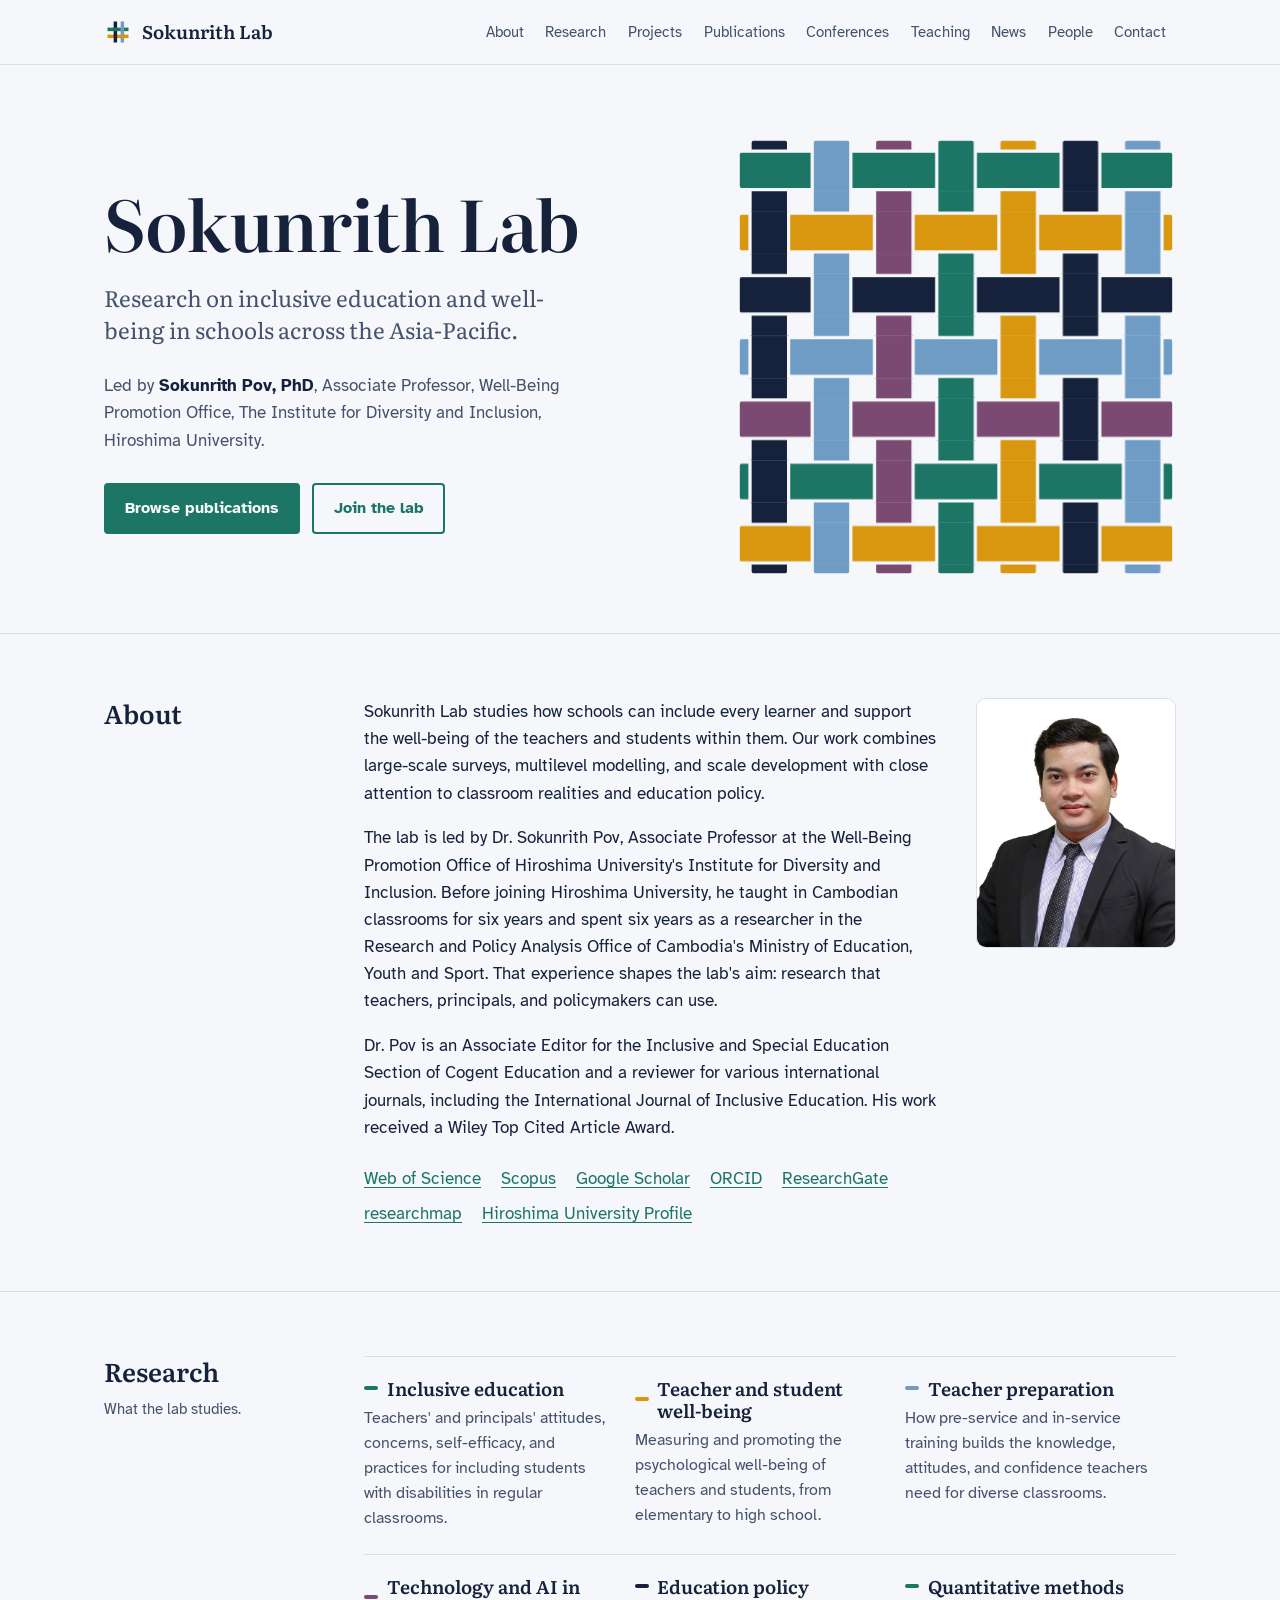
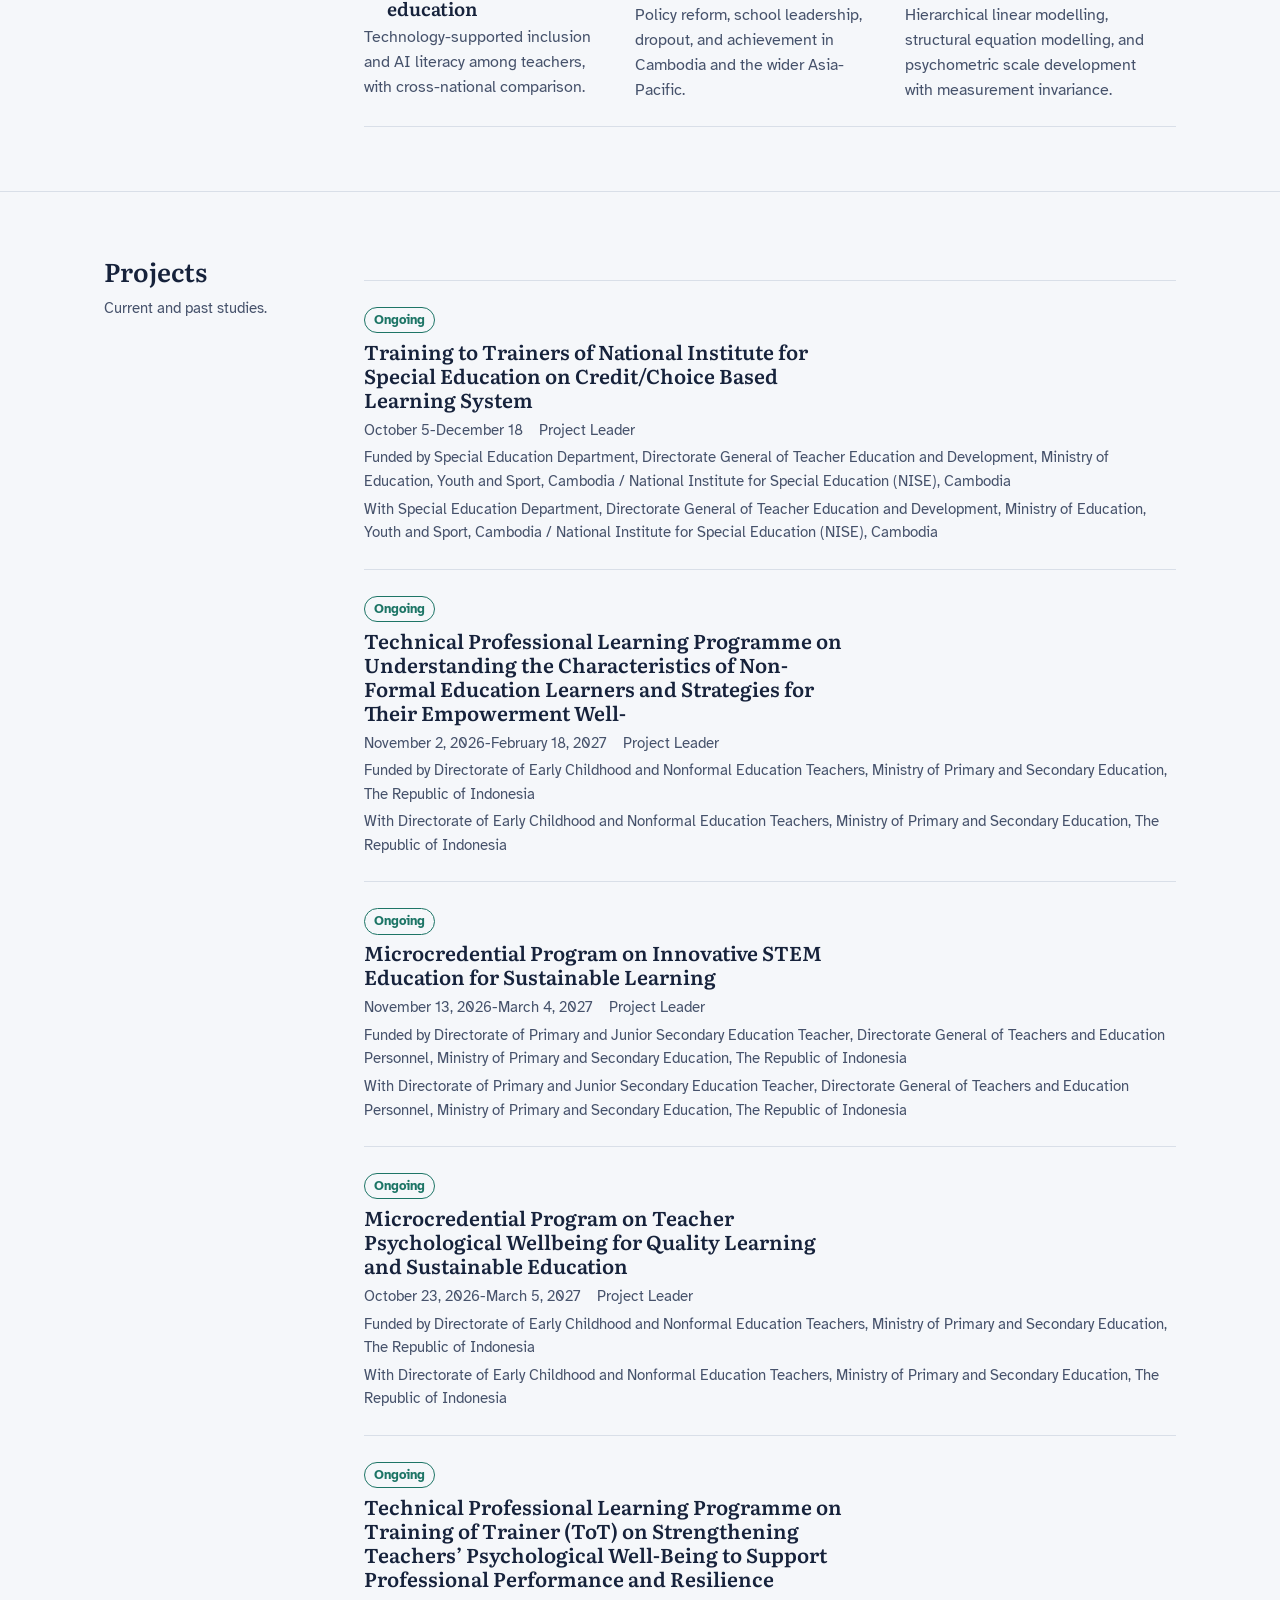
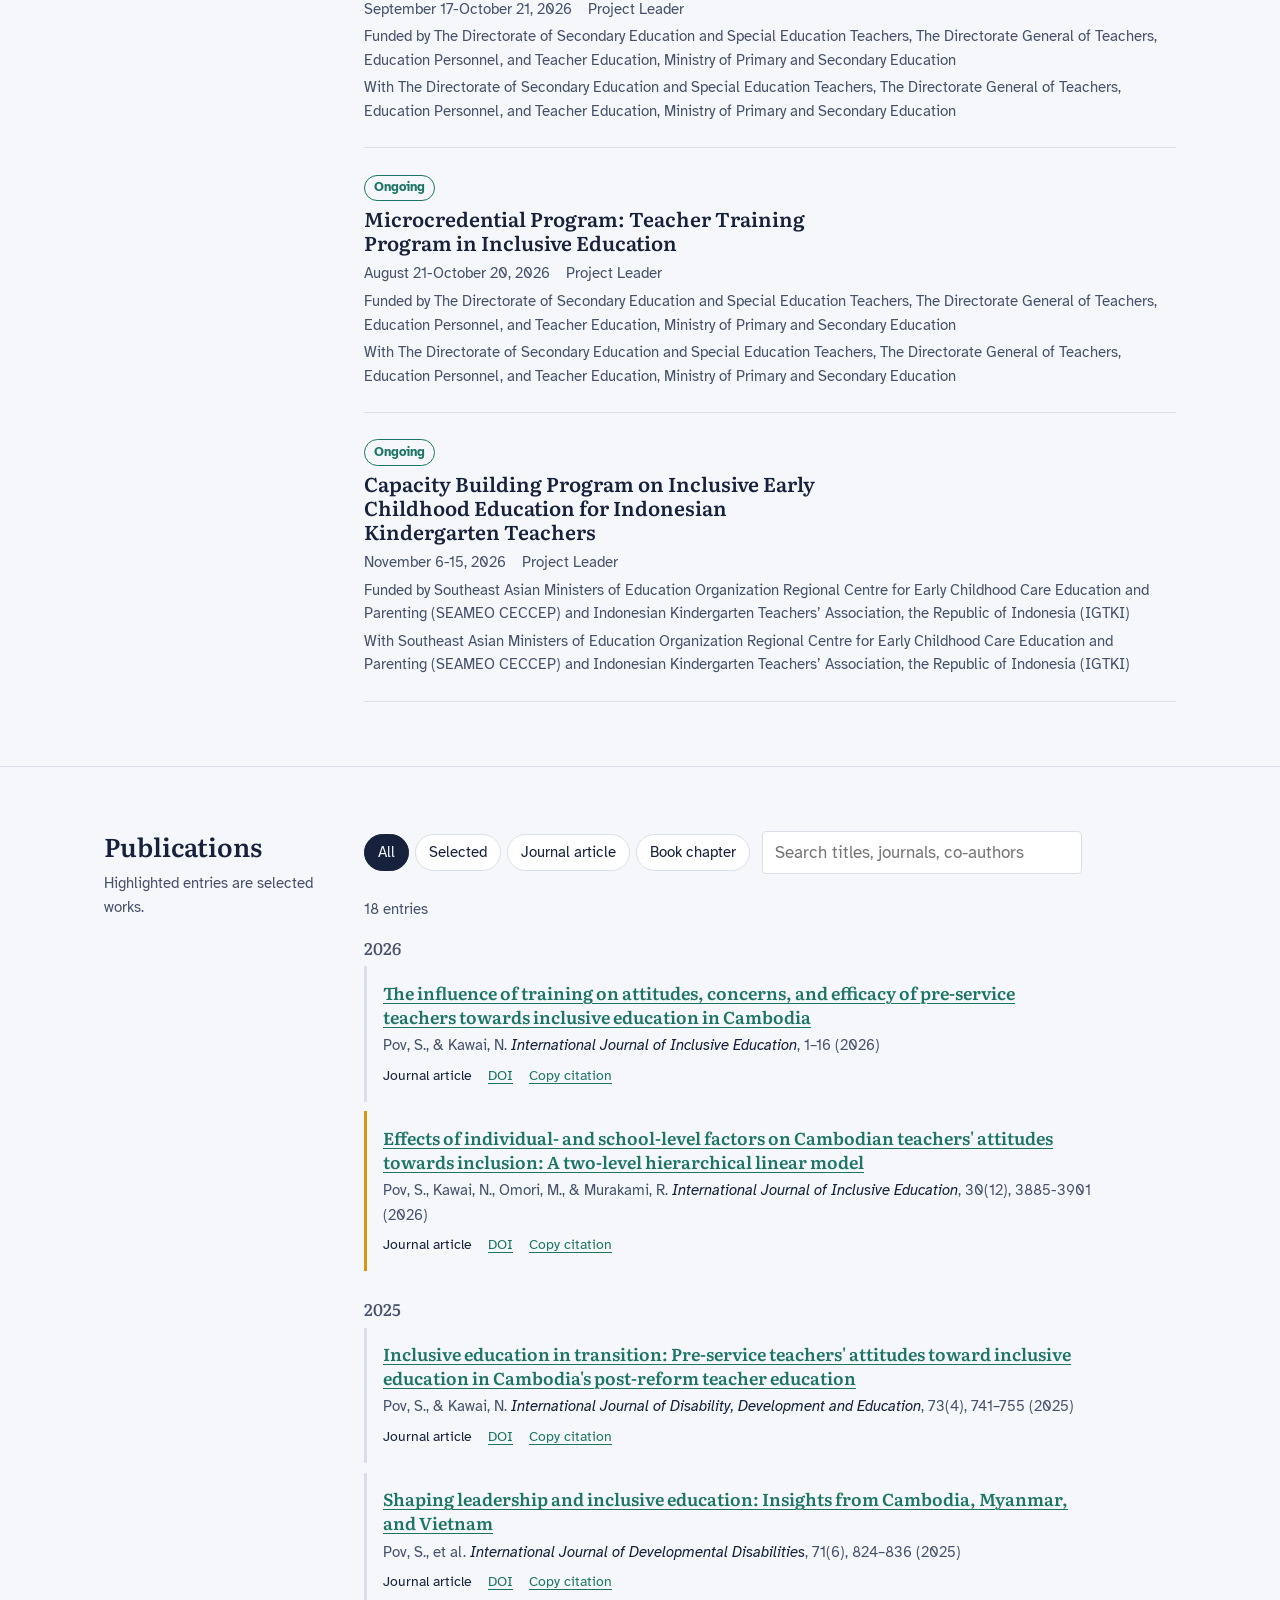
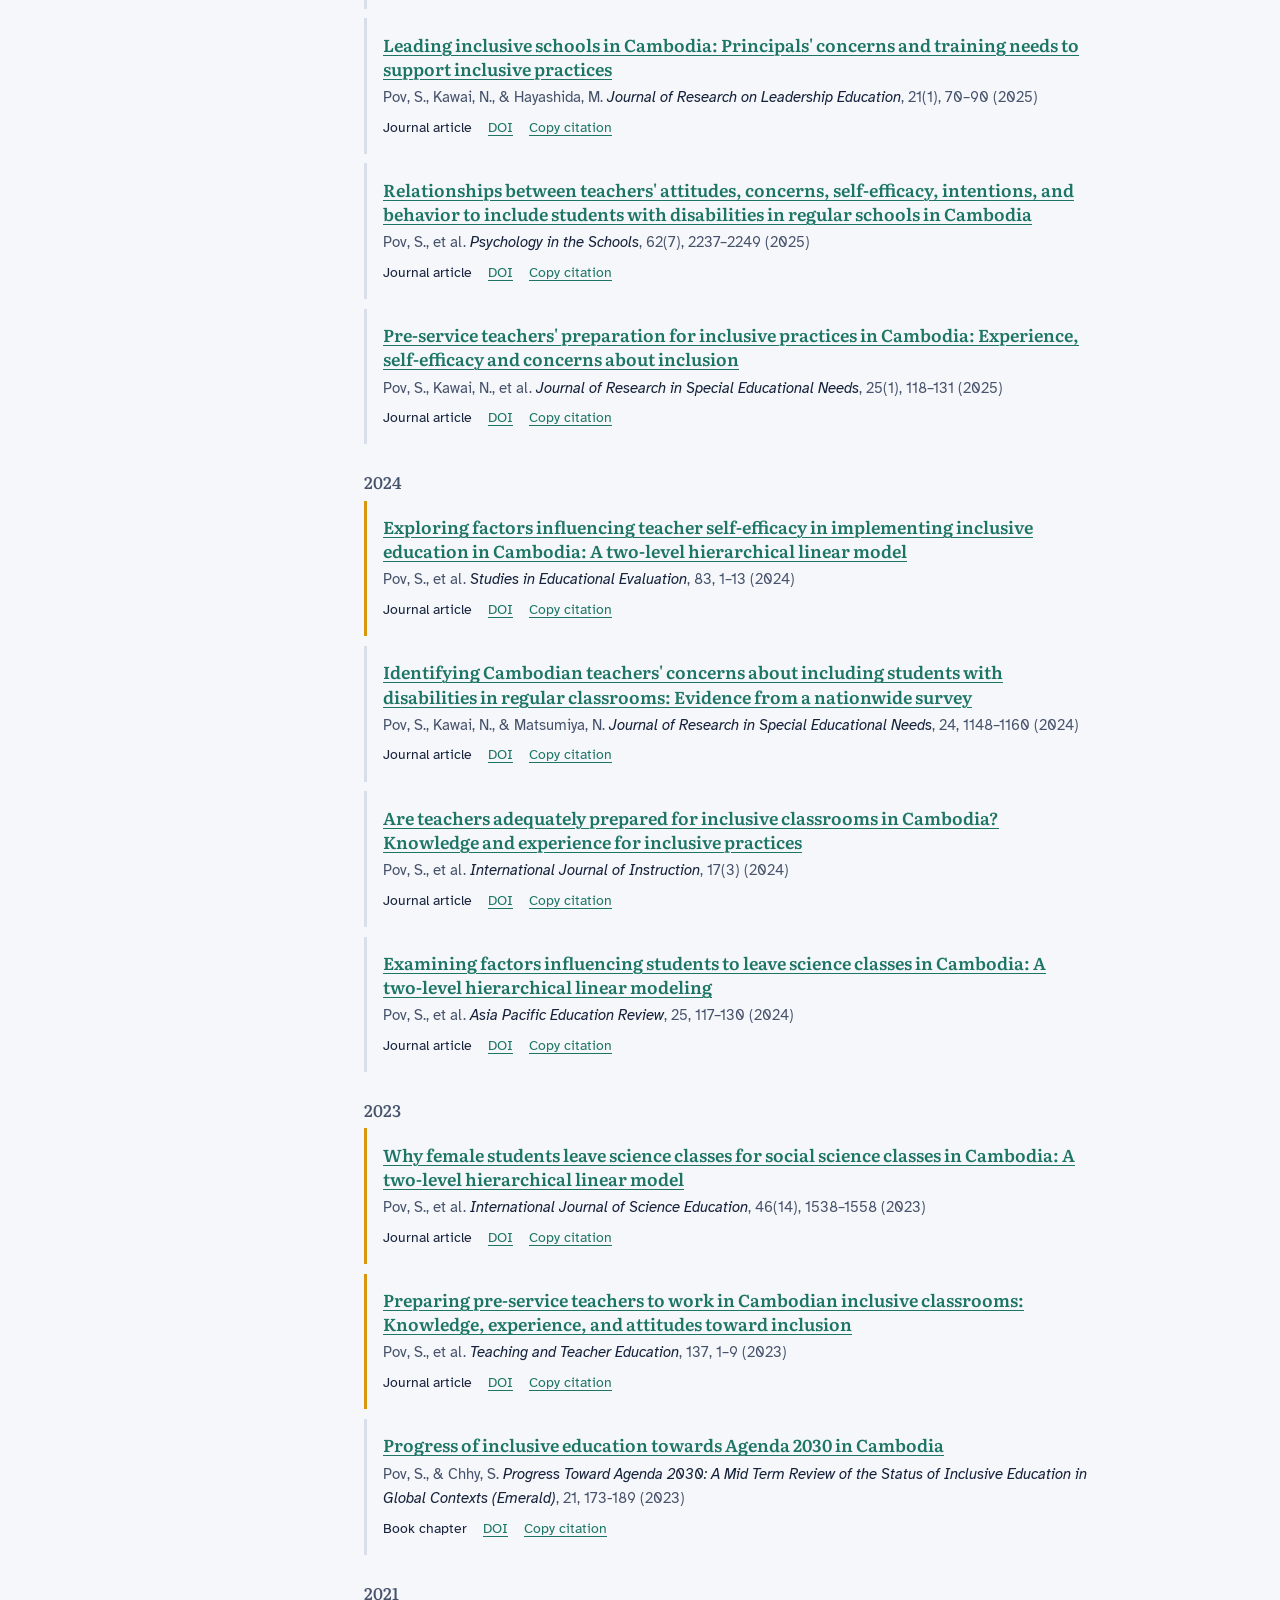
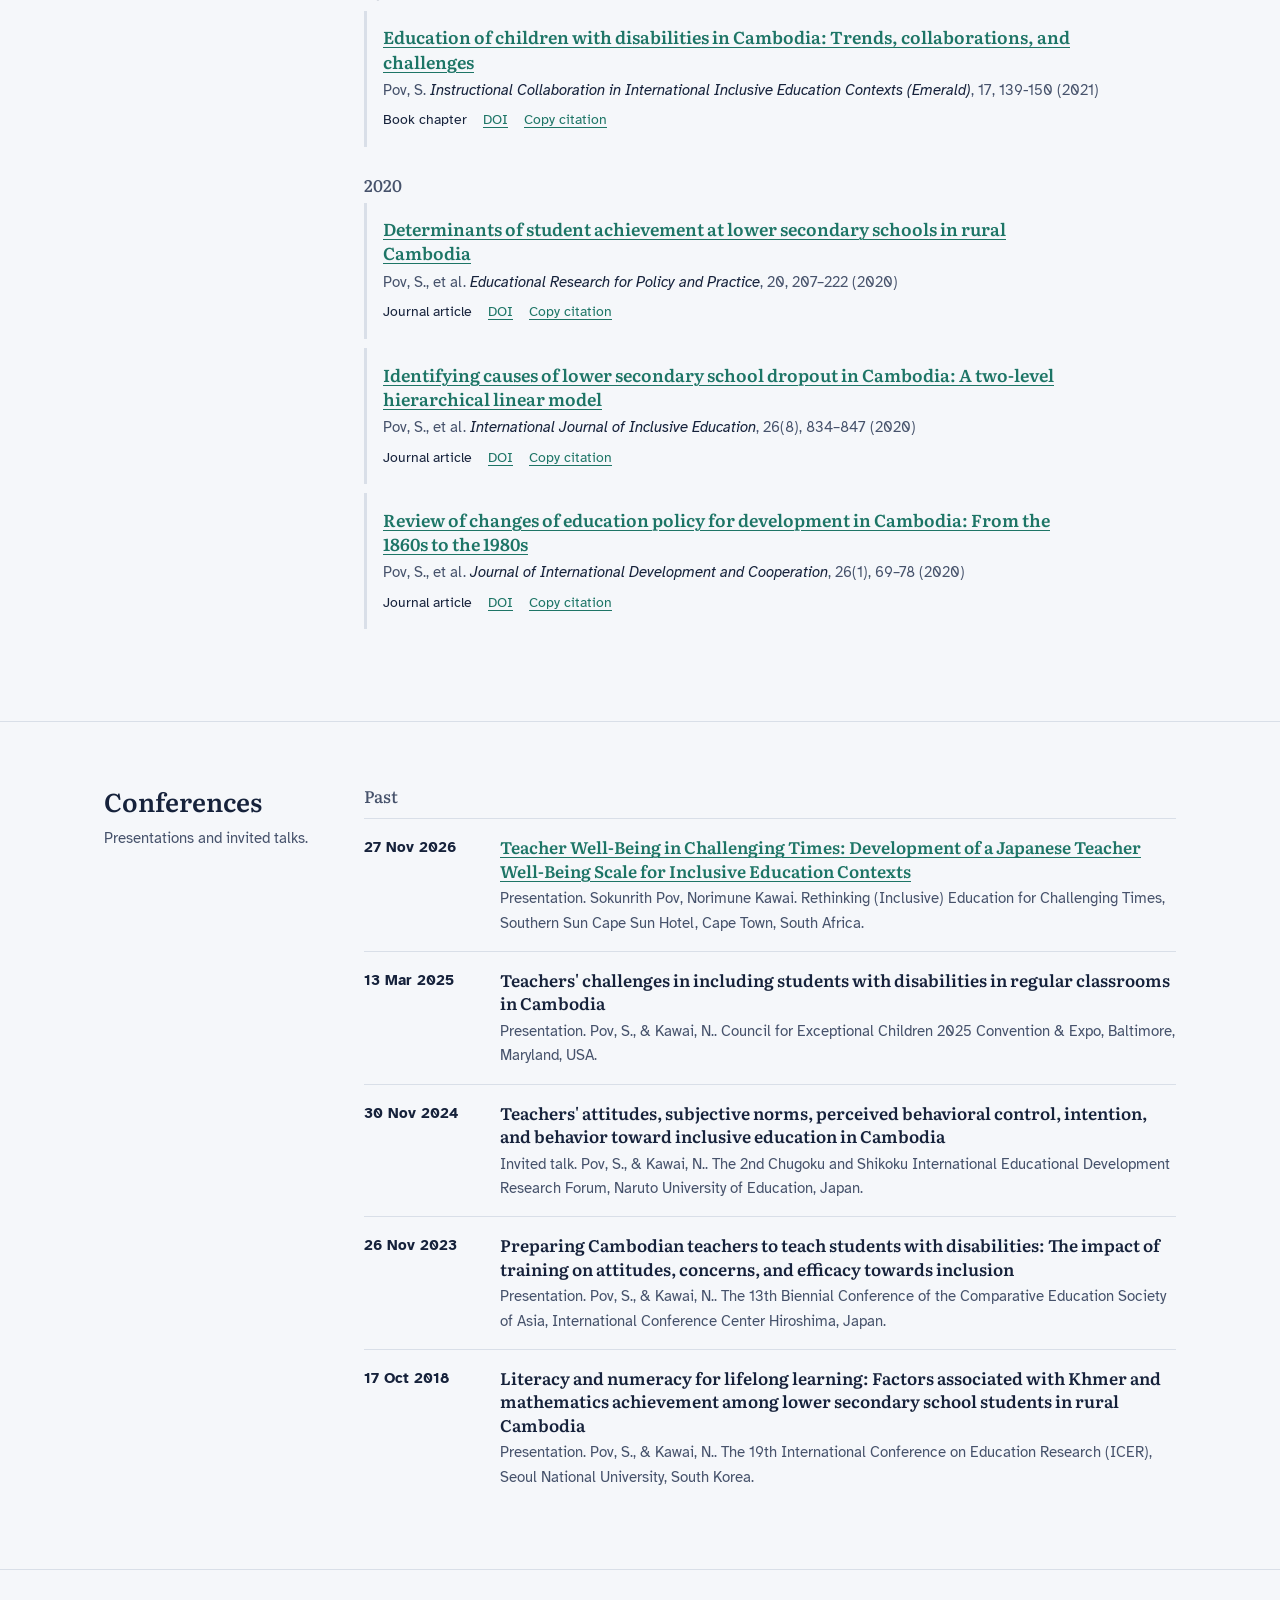
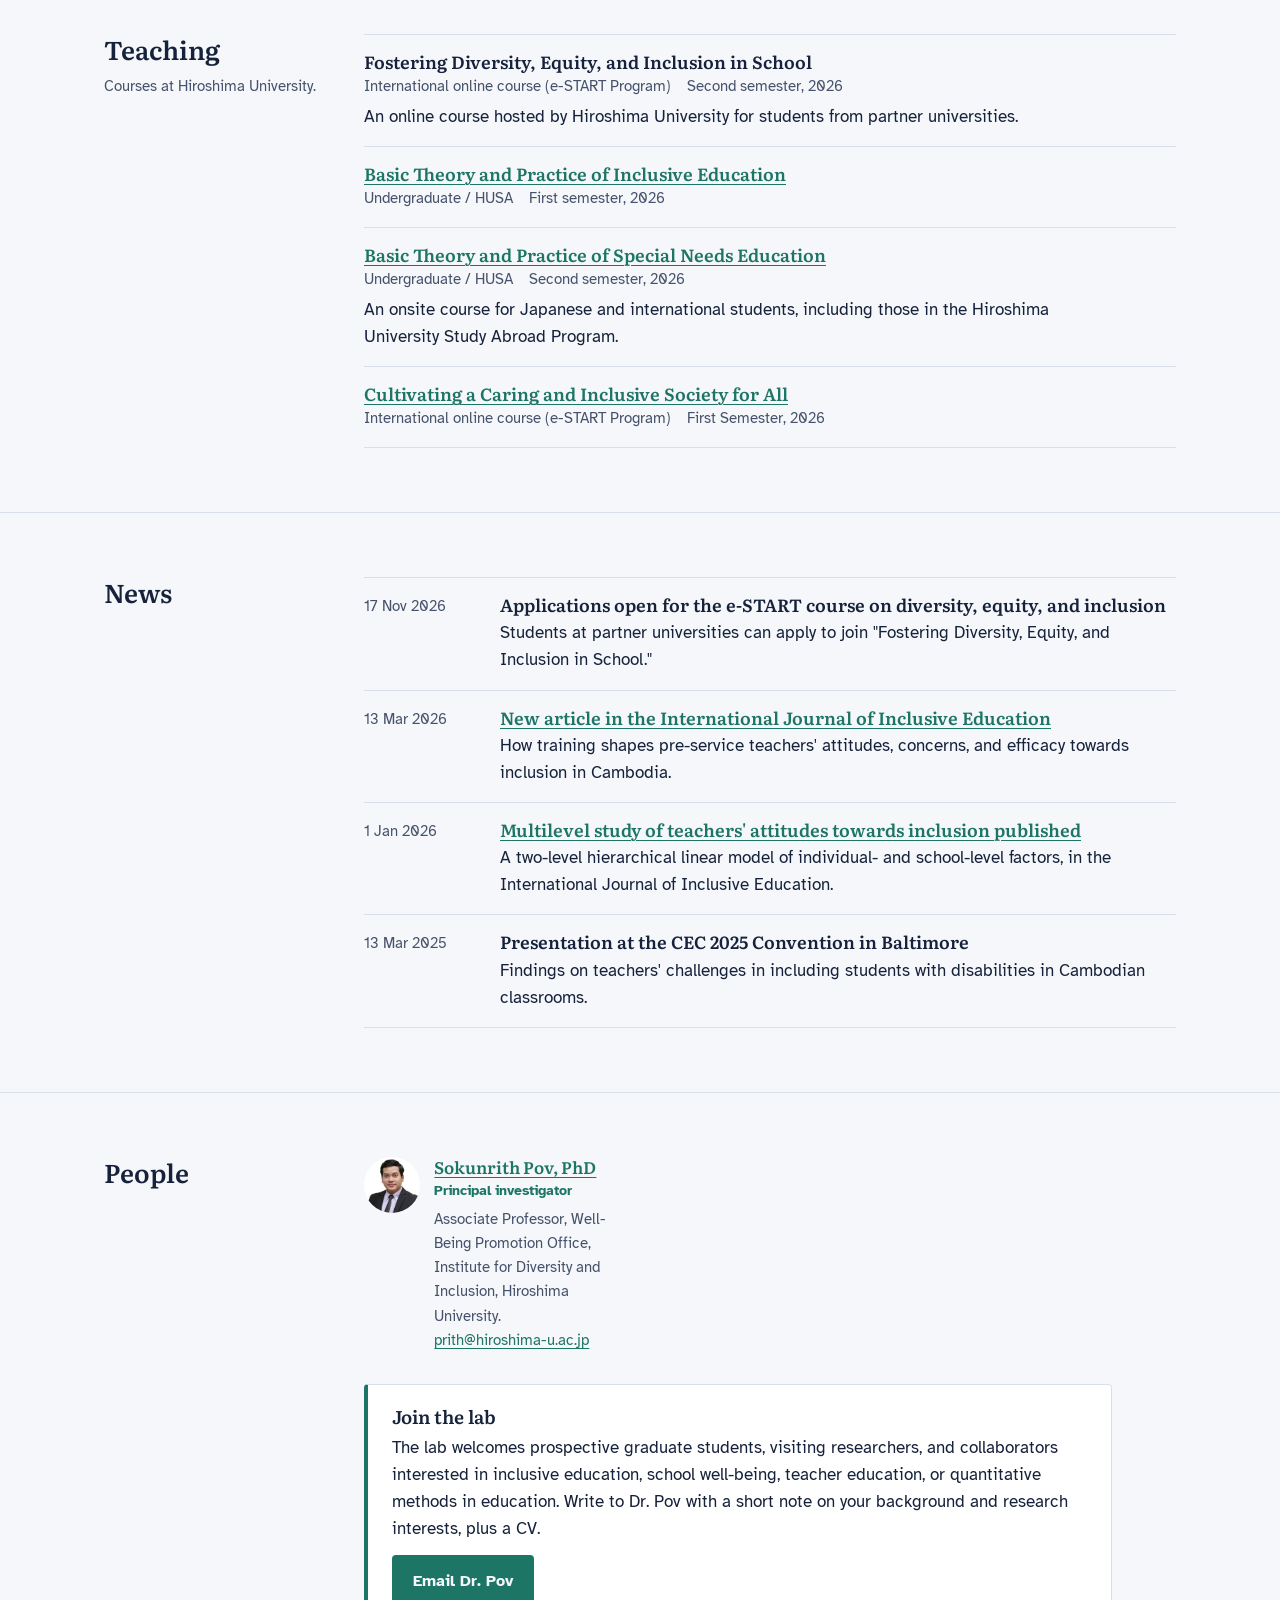
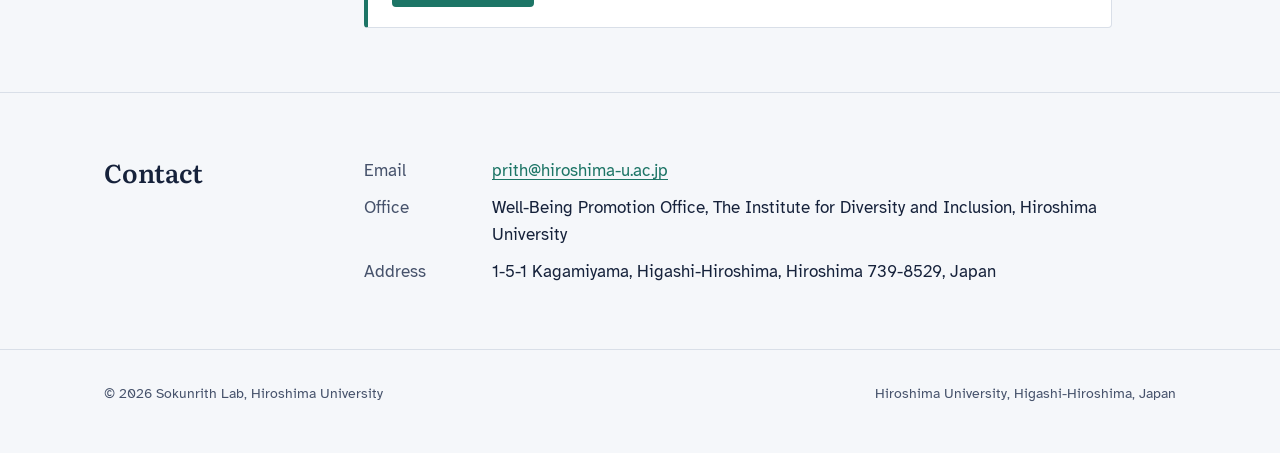
<file: index.html>
<!doctype html>
<html lang="en">
<head>
  <meta charset="utf-8">
  <meta name="viewport" content="width=device-width, initial-scale=1, viewport-fit=cover">
  <title>Sokunrith Lab | Inclusive Education and Well-Being, Hiroshima University</title>
  <meta name="description" content="Sokunrith Lab at Hiroshima University researches inclusive education, teacher and student well-being, and education policy in Cambodia, Japan, and the Asia-Pacific.">
  <meta property="og:title" content="Sokunrith Lab">
  <meta property="og:description" content="Inclusive education and well-being research at Hiroshima University.">
  <link rel="icon" href="data:image/svg+xml,<svg xmlns='http://www.w3.org/2000/svg' viewBox='0 0 32 32'><rect x='4' y='11' width='24' height='4' fill='%231d7566'/><rect x='4' y='19' width='24' height='4' fill='%23d9960f'/><rect x='11' y='4' width='4' height='24' fill='%2316223b'/><rect x='19' y='4' width='4' height='24' fill='%236f9cc4'/><rect x='11' y='11' width='4' height='4' fill='%2316223b'/><rect x='19' y='19' width='4' height='4' fill='%236f9cc4'/></svg>">
  <link rel="preconnect" href="https://fonts.googleapis.com">
  <link rel="preconnect" href="https://fonts.gstatic.com" crossorigin>
  <link href="https://fonts.googleapis.com/css2?family=Atkinson+Hyperlegible:ital,wght@0,400;0,700;1,400&family=Literata:opsz,wght@7..72,400;7..72,500;7..72,600&display=swap" rel="stylesheet">
  <link rel="stylesheet" href="styles.css">
</head>
<body>
  <a class="skip" href="#main">Skip to content</a>

  <header class="site-header">
    <div class="wrap">
      <a class="brand" href="#top" aria-label="Sokunrith Lab, back to top">
        <svg class="brand-mark" viewBox="0 0 32 32" aria-hidden="true">
          <rect x="4" y="11" width="24" height="4" fill="var(--teal)"/><rect x="4" y="19" width="24" height="4" fill="var(--saffron)"/>
          <rect x="11" y="4" width="4" height="24" fill="var(--ink)"/><rect x="19" y="4" width="4" height="24" fill="var(--sky)"/>
          <rect x="11" y="11" width="4" height="4" fill="var(--teal)"/><rect x="19" y="19" width="4" height="4" fill="var(--saffron)"/>
        </svg>
        <span data-bind="labName">Sokunrith Lab</span>
      </a>
      <button class="nav-toggle" aria-expanded="false" aria-controls="site-nav">Menu</button>
      <nav class="site-nav" id="site-nav" aria-label="Main">
        <ul class="nav-list">
          <li><a href="#about">About</a></li>
          <li><a href="#research">Research</a></li>
          <li><a href="#projects">Projects</a></li>
          <li><a href="#publications">Publications</a></li>
          <li><a href="#talks">Conferences</a></li>
          <li><a href="#teaching">Teaching</a></li>
          <li><a href="#news">News</a></li>
          <li><a href="#people">People</a></li>
          <li><a href="#contact">Contact</a></li>
        </ul>
      </nav>
    </div>
  </header>

  <main id="main">
    <section class="hero" id="top">
      <div class="wrap">
        <div>
          <h1 data-bind="labName">Sokunrith Lab</h1>
          <p class="tagline" data-bind="tagline"></p>
          <p class="pi-line">Led by <strong data-bind="piName"></strong>, <span data-bind="piTitle"></span>, <span data-bind="affiliation"></span>.</p>
          <div class="actions">
            <a class="btn btn-primary" href="#publications">Browse publications</a>
            <a class="btn btn-ghost" href="#people">Join the lab</a>
          </div>
        </div>
        <div class="weave" id="weave" role="img" aria-label="Woven threads in five colours, representing diverse learners in one classroom"></div>
      </div>
    </section>

    <section class="section" id="about" aria-labelledby="about-h">
      <div class="wrap">
        <div class="section-head"><h2 id="about-h">About</h2></div>
        <div class="about-grid">
          <div>
            <div class="prose" id="about-text"></div>
            <ul class="profile-links" id="profile-links"></ul>
          </div>
          <aside id="portrait"></aside>
        </div>
      </div>
    </section>

    <section class="section" id="research" aria-labelledby="research-h">
      <div class="wrap">
        <div class="section-head"><h2 id="research-h">Research</h2><p>What the lab studies.</p></div>
        <div class="themes" id="themes"></div>
      </div>
    </section>

    <section class="section" id="projects" aria-labelledby="projects-h">
      <div class="wrap">
        <div class="section-head"><h2 id="projects-h">Projects</h2><p>Current and past studies.</p></div>
        <div>
          <div class="toolbar"><div class="chips" id="project-filters" role="group" aria-label="Filter projects by status"></div></div>
          <div id="project-list"></div>
        </div>
      </div>
    </section>

    <section class="section" id="publications" aria-labelledby="pubs-h">
      <div class="wrap">
        <div class="section-head"><h2 id="pubs-h">Publications</h2><p>Highlighted entries are selected works.</p></div>
        <div>
          <div class="toolbar">
            <div class="chips" id="pub-filters" role="group" aria-label="Filter publications"></div>
            <label class="sr-only" for="pub-search">Search publications</label>
            <input class="search" id="pub-search" type="search" placeholder="Search titles, journals, co-authors">
          </div>
          <p class="count" id="pub-count" aria-live="polite"></p>
          <div id="pub-list"></div>
        </div>
      </div>
    </section>

    <section class="section" id="talks" aria-labelledby="talks-h">
      <div class="wrap">
        <div class="section-head"><h2 id="talks-h">Conferences</h2><p>Presentations and invited talks.</p></div>
        <div id="talk-list"></div>
      </div>
    </section>

    <section class="section" id="teaching" aria-labelledby="teaching-h">
      <div class="wrap">
        <div class="section-head"><h2 id="teaching-h">Teaching</h2><p>Courses at Hiroshima University.</p></div>
        <ul class="list-rows" id="teaching-list"></ul>
      </div>
    </section>

    <section class="section" id="news" aria-labelledby="news-h">
      <div class="wrap">
        <div class="section-head"><h2 id="news-h">News</h2></div>
        <ul class="list-rows" id="news-list"></ul>
      </div>
    </section>

    <section class="section" id="people" aria-labelledby="people-h">
      <div class="wrap">
        <div class="section-head"><h2 id="people-h">People</h2></div>
        <div>
          <div class="members" id="member-list"></div>
          <div class="join">
            <h3>Join the lab</h3>
            <p id="join-text"></p>
            <a class="btn btn-primary" id="join-mail" href="#">Email Dr. Pov</a>
          </div>
        </div>
      </div>
    </section>

    <section class="section contact" id="contact" aria-labelledby="contact-h">
      <div class="wrap">
        <div class="section-head"><h2 id="contact-h">Contact</h2></div>
        <dl>
          <dt>Email</dt><dd><a id="contact-email" href="#"></a></dd>
          <dt>Office</dt><dd data-bind="affiliation"></dd>
          <dt>Address</dt><dd data-bind="address"></dd>
        </dl>
      </div>
    </section>
  </main>

  <footer>
    <div class="wrap">
      <span>© <span id="year"></span> <span data-bind="labName"></span>, Hiroshima University</span>
      <span>Hiroshima University, Higashi-Hiroshima, Japan</span>
    </div>
  </footer>
  <div class="toast" id="toast" role="status"></div>

  <script src="data.js"></script>
  <script src="app.js"></script>
</body>
</html>
</file>
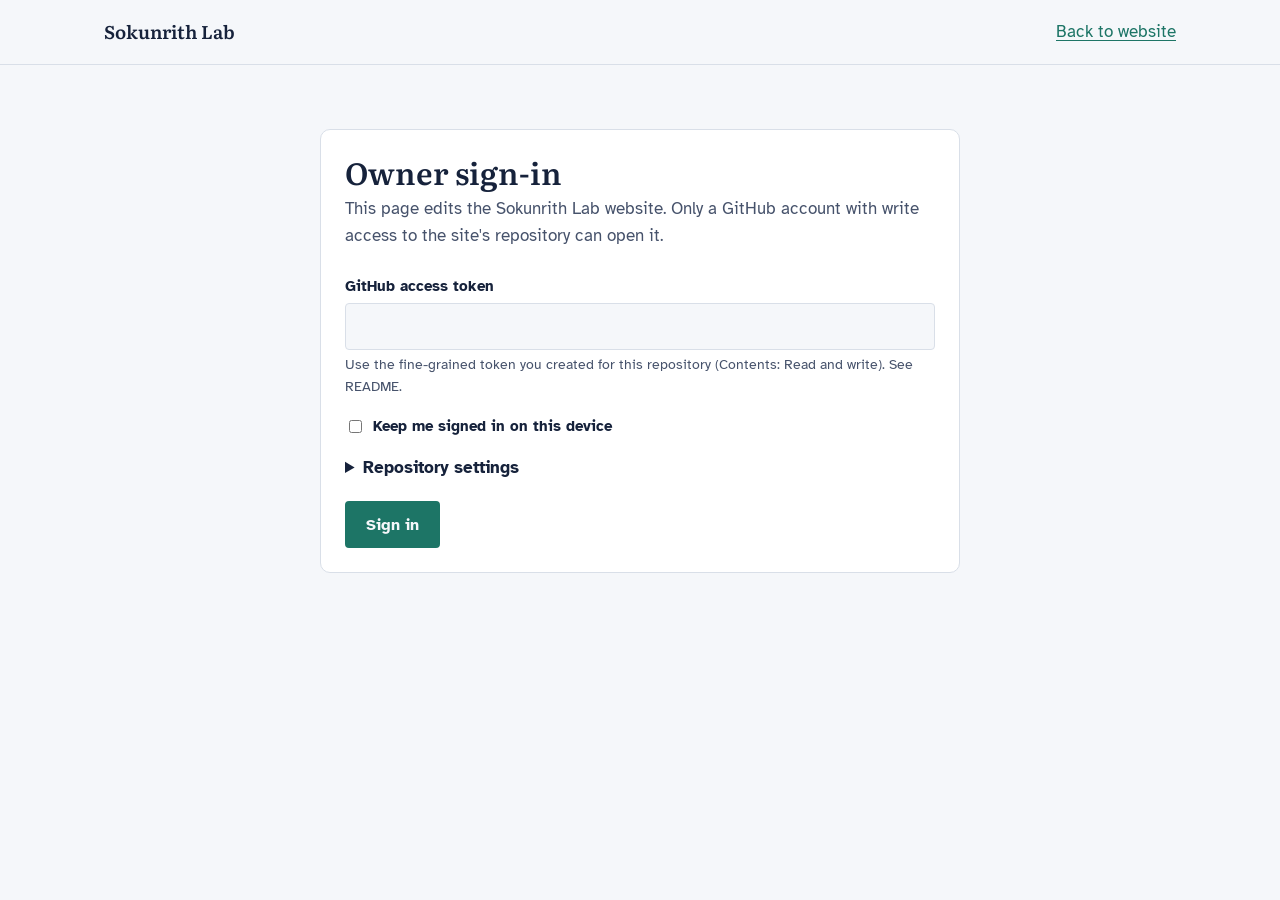
<file: admin.html>
<!doctype html>
<html lang="en">
<head>
  <meta charset="utf-8">
  <meta name="viewport" content="width=device-width, initial-scale=1, viewport-fit=cover">
  <meta name="robots" content="noindex">
  <title>Update content | Sokunrith Lab</title>
  <link rel="preconnect" href="https://fonts.googleapis.com">
  <link rel="preconnect" href="https://fonts.gstatic.com" crossorigin>
  <link href="https://fonts.googleapis.com/css2?family=Atkinson+Hyperlegible:wght@400;700&family=Literata:opsz,wght@7..72,600&display=swap" rel="stylesheet">
  <link rel="stylesheet" href="styles.css">
  <style>
    body { background: var(--paper); }
    .admin { display: grid; grid-template-columns: 220px minmax(0, 1fr); gap: 2rem; padding: 2rem 0 4rem; }
    .gate { grid-column: 1 / -1; max-width: 640px; margin: 2rem auto; }
    [hidden] { display: none !important; }
    .side { position: sticky; top: 5rem; align-self: start; }
    .side button { display: flex; justify-content: space-between; width: 100%; text-align: left; font: inherit; padding: .55rem .75rem; border: 0; background: none; color: var(--ink-soft); border-radius: var(--radius-s); cursor: pointer; }
    .side button[aria-current="true"] { background: var(--ink); color: var(--paper); }
    .side button span { opacity: .7; font-size: .9rem; }
    h1 { font-size: 1.9rem; margin-bottom: .3rem; }
    .lead { color: var(--ink-soft); margin: 0 0 1.5rem; max-width: 65ch; }
    .panel { background: var(--surface); border: 1px solid var(--line); border-radius: var(--radius-m); padding: 1.5rem; margin-bottom: 1.5rem; }
    .panel h2 { font-size: 1.3rem; margin-bottom: 1rem; }
    .form-grid { display: grid; grid-template-columns: repeat(2, minmax(0, 1fr)); gap: 1rem 1.25rem; }
    .field { display: flex; flex-direction: column; gap: .3rem; }
    .field.wide { grid-column: 1 / -1; }
    .field label { font-weight: 700; font-size: .95rem; }
    .field small { color: var(--ink-soft); font-size: .85rem; }
    .field input[type=text], .field input[type=url], .field input[type=date], .field input[type=number], .field input[type=email], .field input[type=password], .field select, .field textarea {
      font: inherit; padding: .55rem .7rem; border: 1px solid var(--line); border-radius: var(--radius-s); background: var(--paper); color: var(--ink); width: 100%; }
    .field textarea { min-height: 7rem; resize: vertical; }
    .check { flex-direction: row; align-items: center; gap: .5rem; }
    .row-actions { display: flex; flex-wrap: wrap; gap: .6rem; margin-top: 1.25rem; align-items: center; }
    .btn { cursor: pointer; font-family: inherit; }
    .btn-small { padding: .35rem .7rem; font-size: .9rem; border-width: 1px; }
    .danger { color: #b3261e; border-color: #b3261e; background: transparent; }
    .items { list-style: none; margin: 0; padding: 0; }
    .items li { display: grid; grid-template-columns: minmax(0, 1fr) auto; gap: 1rem; align-items: center; padding: .8rem 0; border-top: 1px solid var(--line); }
    .items li.editing { background: color-mix(in srgb, var(--saffron) 12%, transparent); }
    .items .t { font-weight: 700; }
    .items .s { color: var(--ink-soft); font-size: .9rem; }
    .items .btns { display: flex; gap: .35rem; flex-wrap: wrap; justify-content: flex-end; }
    .banner { border-left: 4px solid var(--saffron); background: var(--surface); padding: .9rem 1.1rem; border-radius: var(--radius-s); margin-bottom: 1.5rem; }
    .banner[hidden] { display: none; }
    .msg { font-size: .95rem; }
    .msg.err { color: #b3261e; } .msg.ok { color: var(--teal); }
    details summary { cursor: pointer; font-weight: 700; }
    @media (max-width: 800px) { .admin { grid-template-columns: 1fr; } .side { position: static; display: flex; flex-wrap: wrap; gap: .25rem; } .side button { width: auto; } .form-grid { grid-template-columns: 1fr; } }
  </style>
</head>
<body>
  <header class="site-header"><div class="wrap">
    <a class="brand" href="index.html"><span>Sokunrith Lab</span></a>
    <div style="display:flex;gap:1.25rem;align-items:center"><span class="msg" id="who"></span><button class="linklike" id="signout" hidden>Sign out</button><a href="index.html">Back to website</a></div>
  </div></header>

  <div class="wrap admin">
    <section class="panel gate" id="gate">
      <h1>Owner sign-in</h1>
      <p class="lead">This page edits the Sokunrith Lab website. Only a GitHub account with write access to the site's repository can open it.</p>
      <div class="form-grid">
        <div class="field wide"><label for="gate-token">GitHub access token</label><input type="password" id="gate-token" autocomplete="off">
          <small>Use the fine-grained token you created for this repository (Contents: Read and write). See README.</small></div>
        <div class="field wide check"><input type="checkbox" id="gate-remember"><label for="gate-remember">Keep me signed in on this device</label></div>
      </div>
      <details style="margin-top:1rem"><summary>Repository settings</summary>
        <div class="form-grid" style="margin-top:1rem">
          <div class="field"><label for="gh-owner">GitHub user</label><input type="text" id="gh-owner"></div>
          <div class="field"><label for="gh-repo">Repository</label><input type="text" id="gh-repo"></div>
          <div class="field"><label for="gh-branch">Branch</label><input type="text" id="gh-branch"></div>
          <div class="field"><label for="gh-path">File path</label><input type="text" id="gh-path"></div>
        </div>
      </details>
      <div class="row-actions"><button class="btn btn-primary" id="gate-go">Sign in</button><span class="msg" id="gate-msg" role="status"></span></div>
    </section>
    <nav class="side" id="side" aria-label="Sections" hidden></nav>
    <main id="app" hidden>
      <h1>Update site content</h1>
      <p class="lead">Add or edit entries below. Changes stay in this browser as a draft until you click <strong>Publish to website</strong>.</p>

      <div class="banner" id="dirty" hidden>
        <strong>You have unpublished changes.</strong>
        <div class="row-actions" style="margin-top:.6rem">
          <button class="btn btn-primary btn-small" data-go="publish">Go to publish</button>
          <button class="btn btn-ghost btn-small" id="discard">Discard draft</button>
        </div>
      </div>

      <div id="editor"></div>

      <section class="panel" id="publish">
        <h2>Publish changes</h2>
        <p class="lead" style="margin-bottom:1rem">Saves your changes to GitHub. The live site updates about a minute later.</p>
        <div class="row-actions"><button class="btn btn-primary" id="gh-save">Publish to website</button><span class="msg" id="gh-msg" role="status"></span></div>
        <details style="margin-top:1.25rem">
          <summary>Backup: download data.js</summary>
          <p>Keep a copy on your computer, or upload it manually on GitHub (Add file, Upload files) if publishing ever fails.</p>
          <div class="row-actions"><button class="btn btn-ghost" id="dl">Download data.js</button><button class="btn btn-ghost" id="copy">Copy file contents</button></div>
        </details>
      </section>
    </main>
  </div>
  <div class="toast" id="toast" role="status"></div>

  <script src="data.js"></script>
  <script>
  (function () {
    "use strict";
    const DRAFT_KEY = "sokunrith-lab-draft", GH_KEY = "sokunrith-lab-gh";
    const $ = (s) => document.querySelector(s);
    const esc = (v) => String(v == null ? "" : v).replace(/[&<>"']/g, (c) => ({ "&": "&amp;", "<": "&lt;", ">": "&gt;", '"': "&quot;", "'": "&#39;" }[c]));
    const clone = (o) => JSON.parse(JSON.stringify(o));
    const published = clone(window.LAB_DATA || {});
    let data;
    try { data = JSON.parse(localStorage.getItem(DRAFT_KEY)) || clone(published); } catch (e) { data = clone(published); }

    /* ---- What each section contains ---- */
    const SCHEMA = {
      publications: { label: "Publications", title: (x) => x.title, sub: (x) => [x.year, x.venue, x.status].filter(Boolean).join(", "), fields: [
        { k: "doi", l: "DOI", help: "e.g. 10.1080/13603116.2026.2645184. Use \"Fill from DOI\" to complete the rest automatically.", doi: true, wide: true },
        { k: "title", l: "Title", wide: true, req: true },
        { k: "authors", l: "Authors", wide: true, help: "APA style, e.g. Pov, S., & Kawai, N." },
        { k: "venue", l: "Journal / book / proceedings", wide: true },
        { k: "year", l: "Year", t: "number" },
        { k: "type", l: "Type", t: "select", o: ["Journal article", "Book chapter", "Book", "Conference proceedings", "Report", "Policy brief", "Other"] },
        { k: "status", l: "Status", t: "select", o: ["Published", "In press", "Accepted", "Under review", "In preparation"], help: "Anything other than Published is listed under Forthcoming." },
        { k: "volume", l: "Volume (issue)", help: "e.g. 24(3)" },
        { k: "pages", l: "Pages" },
        { k: "url", l: "Link (if no DOI)", t: "url" },
        { k: "featured", l: "Show as a selected work", t: "check" } ] },
      conferences: { label: "Conferences", title: (x) => x.title, sub: (x) => [x.date, x.event].filter(Boolean).join(", "), fields: [
        { k: "title", l: "Presentation title", wide: true, req: true },
        { k: "authors", l: "Presenters", wide: true },
        { k: "event", l: "Conference / event", wide: true },
        { k: "location", l: "Location" },
        { k: "date", l: "Date", t: "date", help: "Future dates are shown as Upcoming." },
        { k: "type", l: "Type", t: "select", o: ["Presentation", "Poster", "Invited talk", "Keynote", "Symposium", "Workshop", "Panel"] },
        { k: "url", l: "Link", t: "url" } ] },
      projects: { label: "Projects", title: (x) => x.title, sub: (x) => [x.status, x.period].filter(Boolean).join(", "), fields: [
        { k: "title", l: "Project title", wide: true, req: true },
        { k: "status", l: "Status", t: "select", o: ["Ongoing", "Planned", "Completed"] },
        { k: "period", l: "Period", help: "e.g. 2026–2029" },
        { k: "role", l: "Your role", help: "e.g. Principal investigator" },
        { k: "funder", l: "Funder", help: "e.g. JSPS KAKENHI (Grant No. …)" },
        { k: "partners", l: "Partners", wide: true },
        { k: "summary", l: "Summary", t: "area", wide: true },
        { k: "url", l: "Link", t: "url" } ] },
      news: { label: "News", title: (x) => x.title, sub: (x) => x.date, fields: [
        { k: "date", l: "Date", t: "date", req: true },
        { k: "title", l: "Headline", wide: true, req: true },
        { k: "body", l: "Short description", t: "area", wide: true },
        { k: "link", l: "Link", t: "url" } ] },
      teaching: { label: "Teaching", title: (x) => x.title, sub: (x) => [x.level, x.term, x.year].filter(Boolean).join(", "), fields: [
        { k: "title", l: "Course title", wide: true, req: true },
        { k: "level", l: "Level / programme" },
        { k: "term", l: "Term" },
        { k: "year", l: "Year" },
        { k: "url", l: "Syllabus link", t: "url" },
        { k: "description", l: "Description", t: "area", wide: true } ] },
      members: { label: "People", title: (x) => x.name, sub: (x) => x.role, fields: [
        { k: "name", l: "Name", req: true },
        { k: "role", l: "Role", help: "e.g. PhD student, Research assistant, Alumni" },
        { k: "bio", l: "Short bio", t: "area", wide: true },
        { k: "email", l: "Email" },
        { k: "link", l: "Profile link", t: "url" },
        { k: "photo", l: "Photo path", help: "Upload the image to the images/ folder, then enter e.g. images/name.jpg", wide: true } ] },
      themes: { label: "Research themes", title: (x) => x.title, sub: () => "", fields: [
        { k: "title", l: "Theme", wide: true, req: true },
        { k: "description", l: "Description", t: "area", wide: true } ] },
      links: { label: "Profile links", title: (x) => x.label, sub: (x) => x.url, fields: [
        { k: "label", l: "Label", req: true }, { k: "url", l: "URL", t: "url", req: true } ] }
    };
    const SINGLE = {
      profile: { label: "Lab profile", fields: [
        { k: "labName", l: "Lab name" }, { k: "piName", l: "Lead researcher" },
        { k: "piTitle", l: "Title" }, { k: "email", l: "Email" },
        { k: "affiliation", l: "Affiliation", wide: true },
        { k: "address", l: "Address", wide: true },
        { k: "tagline", l: "Tagline (shown under the lab name)", t: "area", wide: true },
        { k: "about", l: "About text", t: "area", wide: true, help: "Leave a blank line between paragraphs.", tall: true },
        { k: "photo", l: "Portrait path", wide: true, help: "Upload a photo to images/, then enter e.g. images/sokunrith.jpg. Leave empty to show initials." } ] },
      join: { label: "Join the lab text", fields: [ { k: "text", l: "Message to prospective members", t: "area", wide: true } ] }
    };
    const ORDER = ["publications", "conferences", "projects", "news", "teaching", "members", "themes", "profile", "links", "join"];
    let section = "publications", editIndex = -1;

    /* ---- Rendering ---- */
    function fieldHtml(f, val) {
      const id = "f-" + f.k, help = f.help ? `<small>${esc(f.help)}</small>` : "";
      const cls = "field" + (f.wide ? " wide" : "") + (f.t === "check" ? " check" : "");
      if (f.t === "check") return `<div class="${cls}"><input type="checkbox" id="${id}" ${val ? "checked" : ""}><label for="${id}">${esc(f.l)}</label></div>`;
      let input;
      if (f.t === "select") input = `<select id="${id}">${f.o.map((o) => `<option ${o === val ? "selected" : ""}>${esc(o)}</option>`).join("")}</select>`;
      else if (f.t === "area") input = `<textarea id="${id}" ${f.tall ? 'style="min-height:16rem"' : ""}>${esc(val)}</textarea>`;
      else input = `<input type="${f.t === "number" ? "number" : f.t === "date" ? "date" : f.t === "url" ? "url" : "text"}" id="${id}" value="${esc(val)}" ${f.req ? "required" : ""}>`;
      const doiBtn = f.doi ? `<button type="button" class="btn btn-ghost btn-small" id="doi-fill" style="align-self:flex-start;margin-top:.3rem">Fill from DOI</button>` : "";
      return `<div class="${cls}"><label for="${id}">${esc(f.l)}${f.req ? " (required)" : ""}</label>${input}${help}${doiBtn}</div>`;
    }
    function readForm(fields) {
      const out = {};
      fields.forEach((f) => { const el = document.getElementById("f-" + f.k); out[f.k] = f.t === "check" ? el.checked : f.t === "number" ? (el.value ? Number(el.value) : "") : el.value.trim(); });
      return out;
    }
    function renderSide() {
      $("#side").innerHTML = ORDER.map((k) => {
        const lab = (SCHEMA[k] || SINGLE[k]).label, n = SCHEMA[k] ? `<span>${(data[k] || []).length}</span>` : "";
        return `<button data-s="${k}" aria-current="${k === section}">${esc(lab)}${n}</button>`;
      }).join("");
    }
    function render() {
      renderSide();
      $("#dirty").hidden = JSON.stringify(data) === JSON.stringify(published);
      if (SINGLE[section]) {
        const S = SINGLE[section], obj = data[section] || {};
        $("#editor").innerHTML = `<section class="panel"><h2>${esc(S.label)}</h2><div class="form-grid">${S.fields.map((f) => fieldHtml(f, obj[f.k])).join("")}</div>
          <div class="row-actions"><button class="btn btn-primary" id="save-single">Save to draft</button></div></section>`;
        $("#save-single").onclick = () => { data[section] = Object.assign({}, obj, readForm(S.fields)); commit("Saved to draft"); };
        return;
      }
      const S = SCHEMA[section], list = data[section] = data[section] || [];
      const cur = editIndex >= 0 ? list[editIndex] : {};
      $("#editor").innerHTML = `
        <section class="panel"><h2>${editIndex >= 0 ? "Edit entry" : "Add to " + esc(S.label.toLowerCase())}</h2>
          <div class="form-grid">${S.fields.map((f) => fieldHtml(f, cur[f.k] != null ? cur[f.k] : (f.t === "select" ? f.o[0] : ""))).join("")}</div>
          <div class="row-actions"><button class="btn btn-primary" id="save-item">${editIndex >= 0 ? "Save changes" : "Add entry"}</button>
          ${editIndex >= 0 ? '<button class="btn btn-ghost" id="cancel-edit">Cancel</button>' : ""}<span class="msg" id="form-msg" role="status"></span></div>
        </section>
        <section class="panel"><h2>${esc(S.label)} (${list.length})</h2>
          <ul class="items">${list.map((x, i) => `<li class="${i === editIndex ? "editing" : ""}"><div><div class="t">${esc(S.title(x))}</div><div class="s">${esc(S.sub(x))}</div></div>
            <div class="btns"><button class="btn btn-ghost btn-small" data-act="up" data-i="${i}" aria-label="Move up" ${i === 0 ? "disabled" : ""}>↑</button>
            <button class="btn btn-ghost btn-small" data-act="down" data-i="${i}" aria-label="Move down" ${i === list.length - 1 ? "disabled" : ""}>↓</button>
            <button class="btn btn-ghost btn-small" data-act="edit" data-i="${i}">Edit</button>
            <button class="btn btn-small danger" data-act="del" data-i="${i}">Delete</button></div></li>`).join("") || '<li class="empty">No entries yet.</li>'}</ul>
          <p class="s" style="color:var(--ink-soft);font-size:.9rem;margin:.75rem 0 0">Publications, conferences, and news are sorted by date on the website automatically; order here only matters for other sections.</p>
        </section>`;
      $("#save-item").onclick = () => {
        const item = readForm(S.fields), missing = S.fields.filter((f) => f.req && !item[f.k]);
        if (missing.length) { const m = $("#form-msg"); m.className = "msg err"; m.textContent = "Fill in: " + missing.map((f) => f.l).join(", "); return; }
        if (editIndex >= 0) list[editIndex] = Object.assign({}, list[editIndex], item); else list.unshift(item);
        const was = editIndex; editIndex = -1; commit(was >= 0 ? "Entry updated" : "Entry added");
      };
      if ($("#cancel-edit")) $("#cancel-edit").onclick = () => { editIndex = -1; render(); };
      if ($("#doi-fill")) $("#doi-fill").onclick = fillFromDoi;
    }
    function commit(msg) { localStorage.setItem(DRAFT_KEY, JSON.stringify(data)); render(); if (msg) toast(msg); }

    $("#side").addEventListener("click", (e) => { const b = e.target.closest("button"); if (b) { section = b.dataset.s; editIndex = -1; render(); window.scrollTo(0, 0); } });
    $("#editor").addEventListener("click", (e) => {
      const b = e.target.closest("[data-act]"); if (!b) return;
      const i = Number(b.dataset.i), list = data[section];
      if (b.dataset.act === "edit") { editIndex = i; render(); window.scrollTo({ top: 0 }); }
      if (b.dataset.act === "del" && confirm("Delete this entry?")) { list.splice(i, 1); editIndex = -1; commit("Entry deleted"); }
      if (b.dataset.act === "up" && i > 0) { [list[i - 1], list[i]] = [list[i], list[i - 1]]; commit(); }
      if (b.dataset.act === "down" && i < list.length - 1) { [list[i + 1], list[i]] = [list[i], list[i + 1]]; commit(); }
    });
    document.addEventListener("click", (e) => { if (e.target.closest("[data-go=publish]")) $("#publish").scrollIntoView({ behavior: "smooth" }); });
    $("#discard").onclick = () => { if (confirm("Discard all unpublished changes?")) { localStorage.removeItem(DRAFT_KEY); data = clone(published); editIndex = -1; render(); } };

    /* ---- DOI lookup via Crossref ---- */
    async function fillFromDoi() {
      const msg = $("#form-msg"), doi = $("#f-doi").value.trim().replace(/^https?:\/\/(dx\.)?doi\.org\//i, "");
      if (!doi) { msg.className = "msg err"; msg.textContent = "Enter a DOI first."; return; }
      msg.className = "msg"; msg.textContent = "Looking up DOI…";
      try {
        const r = await fetch("https://api.crossref.org/works/" + encodeURIComponent(doi));
        if (!r.ok) throw new Error("DOI not found in Crossref");
        const w = (await r.json()).message;
        const names = (w.author || []).map((a) => a.family ? `${a.family}, ${(a.given || "").split(/[\s-]+/).filter(Boolean).map((g) => g[0] + ".").join(" ")}` : a.name).filter(Boolean);
        const authors = names.length > 1 ? names.slice(0, -1).join(", ") + ", & " + names[names.length - 1] : (names[0] || "");
        const year = ((w.published || w["published-print"] || w["published-online"] || w.issued || {})["date-parts"] || [[""]])[0][0];
        const set = (k, v) => { const el = $("#f-" + k); if (el && v) el.value = v; };
        set("doi", doi); set("title", (w.title || [])[0]); set("authors", authors);
        set("venue", (w["container-title"] || [])[0]); set("year", year);
        set("volume", w.volume ? w.volume + (w.issue ? `(${w.issue})` : "") : ""); set("pages", (w.page || "").replace("-", "–"));
        const typeMap = { "journal-article": "Journal article", "book-chapter": "Book chapter", "book": "Book", "proceedings-article": "Conference proceedings", "report": "Report" };
        if (typeMap[w.type]) set("type", typeMap[w.type]);
        msg.className = "msg ok"; msg.textContent = "Filled in. Check the details, then add the entry.";
      } catch (err) { msg.className = "msg err"; msg.textContent = err.message + ". Fill in the fields by hand."; }
    }

    /* ---- Export ---- */
    function fileText() {
      return "/* ============================================================\n   SOKUNRITH LAB — SITE CONTENT\n   Edit with admin.html, or edit this file directly on GitHub.\n   Dates use the format YYYY-MM-DD.\n   Last updated: " + new Date().toISOString().slice(0, 10) + "\n   ============================================================ */\nwindow.LAB_DATA = " + JSON.stringify(data, null, 2) + ";\n";
    }
    $("#dl").onclick = () => { const a = document.createElement("a"); a.href = URL.createObjectURL(new Blob([fileText()], { type: "text/javascript" })); a.download = "data.js"; a.click(); URL.revokeObjectURL(a.href); };
    $("#copy").onclick = () => navigator.clipboard.writeText(fileText()).then(() => toast("File contents copied"));

    /* ---- Owner sign-in: only accounts with write access to the repo get in ---- */
    let gh = {}; try { gh = JSON.parse(localStorage.getItem(GH_KEY) || sessionStorage.getItem(GH_KEY)) || {}; } catch (e) {}
    $("#gh-owner").value = gh.owner || "Sokunrith";
    $("#gh-repo").value = gh.repo || "well-being-promotion-office-report";
    $("#gh-branch").value = gh.branch || "main";
    $("#gh-path").value = gh.path || "data.js";
    const cfg = () => ({ owner: $("#gh-owner").value.trim(), repo: $("#gh-repo").value.trim(), branch: $("#gh-branch").value.trim() || "main", path: $("#gh-path").value.trim() || "data.js", token: gh.token || "" });
    const headers = (t) => ({ Authorization: "Bearer " + t, Accept: "application/vnd.github+json" });

    async function verify(token, c) {
      const r = await fetch(`https://api.github.com/repos/${encodeURIComponent(c.owner)}/${encodeURIComponent(c.repo)}`, { headers: headers(token), cache: "no-store" });
      if (r.status === 401) throw new Error("This token was not accepted by GitHub");
      if (!r.ok) throw new Error("This token cannot access the repository");
      const j = await r.json();
      if (!j.permissions || !j.permissions.push) throw new Error("This account does not have permission to edit the site");
      const u = await fetch("https://api.github.com/user", { headers: headers(token) }).then((x) => x.ok ? x.json() : {}).catch(() => ({}));
      return u.login || c.owner;
    }
    function unlock(login) {
      $("#gate").hidden = true; $("#side").hidden = false; $("#app").hidden = false; $("#signout").hidden = false;
      $("#who").textContent = "Signed in as " + login; render();
    }
    function lock(message) {
      gh.token = ""; localStorage.removeItem(GH_KEY); sessionStorage.removeItem(GH_KEY);
      $("#gate").hidden = false; $("#side").hidden = true; $("#app").hidden = true; $("#signout").hidden = true; $("#who").textContent = "";
      $("#gate-token").value = ""; const m = $("#gate-msg"); m.className = message ? "msg err" : "msg"; m.textContent = message || "";
    }
    $("#gate-go").onclick = async () => {
      const token = $("#gate-token").value.trim(), c = cfg(), m = $("#gate-msg");
      if (!token) { m.className = "msg err"; m.textContent = "Enter your access token."; return; }
      m.className = "msg"; m.textContent = "Checking…";
      try {
        const login = await verify(token, c);
        gh = Object.assign(c, { token });
        const store = $("#gate-remember").checked ? localStorage : sessionStorage;
        localStorage.removeItem(GH_KEY); sessionStorage.removeItem(GH_KEY); store.setItem(GH_KEY, JSON.stringify(gh));
        m.textContent = ""; unlock(login);
      } catch (err) { m.className = "msg err"; m.textContent = err.message + "."; }
    };
    $("#gate-token").addEventListener("keydown", (e) => { if (e.key === "Enter") $("#gate-go").click(); });
    $("#signout").onclick = () => lock();

    /* ---- Publish to GitHub ---- */
    const b64 = (s) => { const bytes = new TextEncoder().encode(s); let bin = ""; bytes.forEach((b) => bin += String.fromCharCode(b)); return btoa(bin); };
    $("#gh-save").onclick = async () => {
      const c = cfg(), msg = $("#gh-msg");
      msg.className = "msg"; msg.textContent = "Publishing…";
      const api = `https://api.github.com/repos/${encodeURIComponent(c.owner)}/${encodeURIComponent(c.repo)}/contents/${c.path.split("/").map(encodeURIComponent).join("/")}`;
      try {
        let sha;
        const cur = await fetch(api + "?ref=" + encodeURIComponent(c.branch), { headers: headers(c.token), cache: "no-store" });
        if (cur.status === 401) { lock("Your sign-in has expired. Sign in again; your draft is kept."); return; }
        if (cur.ok) sha = (await cur.json()).sha; else if (cur.status !== 404) throw new Error("GitHub returned " + cur.status);
        const res = await fetch(api, { method: "PUT", headers: headers(c.token), body: JSON.stringify({ message: "Update site content via admin page", content: b64(fileText()), branch: c.branch, sha }) });
        if (!res.ok) { const j = await res.json().catch(() => ({})); throw new Error(j.message || "GitHub returned " + res.status); }
        Object.keys(published).forEach((k) => delete published[k]); Object.assign(published, clone(data));
        localStorage.removeItem(DRAFT_KEY); render();
        msg.className = "msg ok"; msg.textContent = "Published. The live site updates in about a minute.";
      } catch (err) { msg.className = "msg err"; msg.textContent = err.message + ". Your draft is still here."; }
    };

    function toast(m) { const t = $("#toast"); t.textContent = m; t.classList.add("show"); clearTimeout(toast._t); toast._t = setTimeout(() => t.classList.remove("show"), 1800); }
    if (gh.token) {
      verify(gh.token, cfg()).then(unlock, () => lock("Please sign in again."));
    }
  })();
  </script>
</body>
</html>
</file>
<file: styles.css>
/* Sokunrith Lab — styles
   Palette: indigo ink, cool paper, teal (growth), saffron, sky, plum —
   five thread colours woven together in the hero stand for diverse learners. */
:root {
  --ink: #16223b;
  --ink-soft: #46526b;
  --paper: #f5f7fa;
  --surface: #ffffff;
  --line: #d9dfe8;
  --teal: #1d7566;
  --teal-strong: #135a4e;
  --saffron: #d9960f;
  --sky: #6f9cc4;
  --plum: #7a4a72;
  --focus: #d9960f;

  --serif: "Literata", "Iowan Old Style", "Palatino Linotype", Georgia, serif;
  --sans: "Atkinson Hyperlegible", "Segoe UI", "Helvetica Neue", Arial, sans-serif;

  --measure: 68ch;
  --wrap: 1120px;
  --radius-s: 4px;
  --radius-m: 10px;
  color-scheme: light dark;
}
@media (prefers-color-scheme: dark) {
  :root:not([data-theme="light"]) {
    --ink: #e9edf4; --ink-soft: #a9b3c4; --paper: #0f1726; --surface: #16203a;
    --line: #2b3754; --teal: #4fb8a5; --teal-strong: #7fd0c1; --saffron: #f0b23a;
    --sky: #8fb6d9; --plum: #c08bb7;
  }
}
:root[data-theme="dark"] {
  --ink: #e9edf4; --ink-soft: #a9b3c4; --paper: #0f1726; --surface: #16203a;
  --line: #2b3754; --teal: #4fb8a5; --teal-strong: #7fd0c1; --saffron: #f0b23a;
  --sky: #8fb6d9; --plum: #c08bb7;
}

* { box-sizing: border-box; }
html { scroll-behavior: smooth; scroll-padding-top: 5rem; }
@media (prefers-reduced-motion: reduce) { html { scroll-behavior: auto; } }
body {
  margin: 0; background: var(--paper); color: var(--ink);
  font-family: var(--sans); font-size: 1.0625rem; line-height: 1.6;
  -webkit-font-smoothing: antialiased;
}
img { max-width: 100%; display: block; }
a { color: var(--teal); text-underline-offset: 0.18em; text-decoration-thickness: 1px; }
a:hover { color: var(--teal-strong); text-decoration-thickness: 2px; }
:focus-visible { outline: 3px solid var(--focus); outline-offset: 2px; border-radius: 2px; }
.skip { position: absolute; left: -999px; top: 0; background: var(--ink); color: var(--paper); padding: .6rem 1rem; z-index: 100; }
.skip:focus { left: 1rem; top: 1rem; }
.wrap { max-width: var(--wrap); margin: 0 auto; padding: 0 1.5rem; }
h1, h2, h3 { font-family: var(--serif); font-weight: 600; line-height: 1.2; margin: 0; }

/* Header */
.site-header {
  position: sticky; top: 0; z-index: 20;
  background: color-mix(in srgb, var(--paper) 92%, transparent);
  backdrop-filter: blur(8px); border-bottom: 1px solid var(--line);
}
.site-header .wrap { display: flex; align-items: center; justify-content: space-between; min-height: 4rem; gap: 1rem; }
.brand { display: flex; align-items: center; gap: .65rem; text-decoration: none; color: var(--ink); font-family: var(--serif); font-weight: 600; font-size: 1.15rem; }
.brand:hover { color: var(--ink); }
.brand-mark { width: 28px; height: 28px; }
.nav-list { list-style: none; display: flex; gap: .15rem; margin: 0; padding: 0; flex-wrap: wrap; }
.nav-list a { display: block; padding: .45rem .6rem; color: var(--ink-soft); text-decoration: none; font-size: .95rem; border-radius: var(--radius-s); }
.nav-list a:hover, .nav-list a[aria-current="true"] { color: var(--ink); background: color-mix(in srgb, var(--teal) 10%, transparent); }
.nav-toggle { display: none; background: none; border: 1px solid var(--line); color: var(--ink); border-radius: var(--radius-s); padding: .45rem .7rem; font: inherit; cursor: pointer; }
@media (max-width: 900px) {
  .nav-toggle { display: block; }
  .site-nav { position: absolute; left: 0; right: 0; top: 100%; background: var(--paper); border-bottom: 1px solid var(--line); display: none; }
  .site-nav.open { display: block; }
  .nav-list { flex-direction: column; padding: .5rem 1rem 1rem; }
}

/* Hero */
.hero { padding: 4.5rem 0 3.5rem; border-bottom: 1px solid var(--line); }
.hero .wrap { display: grid; grid-template-columns: minmax(0, 1.1fr) minmax(0, .9fr); gap: 3rem; align-items: center; }
.hero h1 { font-size: clamp(2.6rem, 6vw, 4.4rem); letter-spacing: -0.02em; font-weight: 600; }
.hero .tagline { font-family: var(--serif); font-size: clamp(1.15rem, 2vw, 1.4rem); line-height: 1.45; color: var(--ink-soft); max-width: 34ch; margin: 1.1rem 0 1.6rem; font-weight: 400; }
.pi-line { margin: 0 0 1.8rem; color: var(--ink-soft); max-width: 46ch; }
.pi-line strong { color: var(--ink); font-weight: 700; }
.actions { display: flex; flex-wrap: wrap; gap: .75rem; }
.btn { display: inline-block; padding: .7rem 1.2rem; border-radius: var(--radius-s); font-weight: 700; text-decoration: none; border: 2px solid var(--teal); font-size: 1rem; }
.btn-primary { background: var(--teal); color: var(--paper); }
.btn-primary:hover { background: var(--teal-strong); border-color: var(--teal-strong); color: var(--paper); }
.btn-ghost { color: var(--teal); background: transparent; }
.weave { width: 100%; max-width: 440px; justify-self: end; aspect-ratio: 1; }
.weave svg { width: 100%; height: 100%; display: block; }
.weave .thread { transform-box: fill-box; }
.weave.animate .h { transform-origin: left center; animation: grow-x .9s cubic-bezier(.2,.7,.2,1) both; }
.weave.animate .v { transform-origin: center top; animation: grow-y .9s cubic-bezier(.2,.7,.2,1) both; }
.weave.animate .over { animation: fade .4s ease-out both; }
@keyframes grow-x { from { transform: scaleX(0); } to { transform: scaleX(1); } }
@keyframes grow-y { from { transform: scaleY(0); } to { transform: scaleY(1); } }
@keyframes fade { from { opacity: 0; } to { opacity: 1; } }
@media (prefers-reduced-motion: reduce) { .weave.animate * { animation: none !important; } }
@media (max-width: 800px) {
  .hero { padding: 2.5rem 0; }
  .hero .wrap { grid-template-columns: 1fr; gap: 2rem; }
  .weave { max-width: 260px; justify-self: start; order: -1; }
}

/* Sections: heading in a left margin column, content on the right */
.section { padding: 4rem 0; border-bottom: 1px solid var(--line); }
.section .wrap { display: grid; grid-template-columns: 220px minmax(0, 1fr); gap: 2.5rem; }
.section-head { position: relative; }
.section-head h2 { font-size: 1.6rem; position: sticky; top: 5.5rem; }
.section-head p { color: var(--ink-soft); font-size: .95rem; margin: .6rem 0 0; position: sticky; top: 8rem; }
@media (max-width: 800px) {
  .section { padding: 3rem 0; }
  .section .wrap { grid-template-columns: 1fr; gap: 1.25rem; }
  .section-head h2, .section-head p { position: static; }
}
.prose { max-width: var(--measure); }
.prose p { margin: 0 0 1.1rem; }
.empty { color: var(--ink-soft); font-style: italic; }

/* About */
.about-grid { display: grid; grid-template-columns: minmax(0, 1fr) 200px; gap: 2.5rem; align-items: start; }
.portrait { width: 200px; aspect-ratio: 4/5; border-radius: var(--radius-m); object-fit: cover; object-position: 50% 20%; background: var(--surface); border: 1px solid var(--line); }
.monogram { width: 200px; aspect-ratio: 4/5; border-radius: var(--radius-m); display: grid; place-items: center; background: var(--ink); color: var(--paper); font-family: var(--serif); font-size: 3.5rem; }
.profile-links { list-style: none; padding: 0; margin: 1.5rem 0 0; display: flex; flex-wrap: wrap; gap: .5rem 1.25rem; }
@media (max-width: 700px) { .about-grid { grid-template-columns: 1fr; } .about-grid aside { order: -1; } .portrait, .monogram { width: 140px; } }

/* Themes */
.themes { display: grid; grid-template-columns: repeat(auto-fill, minmax(250px, 1fr)); gap: 0; border-top: 1px solid var(--line); }
.theme { padding: 1.25rem 1.25rem 1.4rem 0; border-bottom: 1px solid var(--line); }
.theme h3 { font-size: 1.15rem; margin-bottom: .4rem; display: flex; align-items: center; gap: .55rem; }
.theme h3::before { content: ""; width: 14px; height: 4px; border-radius: 2px; background: var(--c, var(--teal)); flex: none; }
.theme p { margin: 0; color: var(--ink-soft); font-size: .98rem; }

/* Projects */
.project { padding: 1.5rem 0; border-top: 1px solid var(--line); }
.project:last-child { border-bottom: 1px solid var(--line); }
.project h3 { font-size: 1.25rem; margin: .35rem 0 .5rem; max-width: 40ch; }
.project p { margin: 0 0 .5rem; max-width: var(--measure); }
.meta { color: var(--ink-soft); font-size: .92rem; display: flex; flex-wrap: wrap; gap: .25rem 1rem; }
.status { display: inline-block; font-size: .8rem; font-weight: 700; padding: .12rem .55rem; border-radius: 999px; border: 1px solid currentColor; }
.status.ongoing { color: var(--teal); }
.status.completed { color: var(--ink-soft); }
.status.planned, .status.under-review, .status.in-preparation, .status.accepted, .status.in-press { color: var(--plum); }
.status.upcoming { color: var(--saffron); }

/* Filters */
.toolbar { display: flex; flex-wrap: wrap; gap: .75rem; align-items: center; margin-bottom: 1.5rem; }
.chips { display: flex; flex-wrap: wrap; gap: .4rem; }
.chip { font: inherit; font-size: .92rem; padding: .35rem .8rem; border-radius: 999px; border: 1px solid var(--line); background: var(--surface); color: var(--ink); cursor: pointer; }
.chip[aria-pressed="true"] { background: var(--ink); color: var(--paper); border-color: var(--ink); }
.search { font: inherit; padding: .45rem .8rem; border: 1px solid var(--line); border-radius: var(--radius-s); background: var(--surface); color: var(--ink); min-width: 220px; flex: 1; max-width: 320px; }

/* Publications */
.year-group { margin-bottom: 1.75rem; }
.year-group h3 { font-size: 1.05rem; color: var(--ink-soft); font-weight: 500; margin-bottom: .5rem; }
.pub { padding: .9rem 0 .95rem 1rem; border-left: 3px solid var(--line); margin-bottom: .6rem; }
.pub.featured { border-left-color: var(--saffron); }
.pub-title { font-family: var(--serif); font-size: 1.08rem; line-height: 1.4; font-weight: 600; margin: 0 0 .25rem; max-width: 70ch; }
.pub-cite { margin: 0; color: var(--ink-soft); font-size: .95rem; max-width: 75ch; }
.pub-cite em { color: var(--ink); }
.pub-actions { display: flex; gap: 1rem; align-items: center; margin-top: .4rem; font-size: .9rem; flex-wrap: wrap; }
.linklike { background: none; border: 0; padding: 0; font: inherit; color: var(--teal); cursor: pointer; text-decoration: underline; text-underline-offset: .18em; text-decoration-thickness: 1px; }
.count { color: var(--ink-soft); font-size: .92rem; margin: 0 0 1rem; }

/* Talks */
.talk-group h3 { font-size: 1.05rem; color: var(--ink-soft); font-weight: 500; margin: 0 0 .75rem; }
.talk-group + .talk-group { margin-top: 2rem; }
.talk { display: grid; grid-template-columns: 7.5rem minmax(0, 1fr); gap: 1rem; padding: 1rem 0; border-top: 1px solid var(--line); }
.talk time { font-weight: 700; font-size: .95rem; }
.talk h4 { font-family: var(--serif); font-size: 1.05rem; font-weight: 600; margin: 0 0 .25rem; line-height: 1.4; }
.talk p { margin: 0; color: var(--ink-soft); font-size: .95rem; }
@media (max-width: 560px) { .talk { grid-template-columns: 1fr; gap: .25rem; } }

/* Teaching & news */
.list-rows { list-style: none; margin: 0; padding: 0; }
.list-rows li { padding: 1rem 0; border-top: 1px solid var(--line); }
.list-rows li:last-child { border-bottom: 1px solid var(--line); }
.list-rows h3 { font-size: 1.1rem; margin-bottom: .2rem; }
.list-rows p { margin: .25rem 0 0; max-width: var(--measure); }
.news-item { display: grid; grid-template-columns: 7.5rem minmax(0, 1fr); gap: 1rem; }
.news-item time { color: var(--ink-soft); font-size: .95rem; }
@media (max-width: 560px) { .news-item { grid-template-columns: 1fr; gap: .15rem; } }

/* Members */
.members { display: grid; grid-template-columns: repeat(auto-fill, minmax(230px, 1fr)); gap: 1.5rem; margin-bottom: 2rem; }
.member { display: grid; grid-template-columns: 56px minmax(0,1fr); gap: .9rem; align-items: start; }
.member img, .member .dot { width: 56px; height: 56px; border-radius: 50%; object-fit: cover; object-position: 50% 18%; }
.member .dot { display: grid; place-items: center; background: var(--teal); color: var(--paper); font-family: var(--serif); font-weight: 600; }
.member h3 { font-size: 1.05rem; }
.member .role { color: var(--teal); font-weight: 700; font-size: .9rem; margin: .1rem 0 .3rem; }
.member p { margin: 0; font-size: .95rem; color: var(--ink-soft); }
.join { background: var(--surface); border: 1px solid var(--line); border-left: 4px solid var(--teal); padding: 1.25rem 1.5rem; border-radius: var(--radius-s); max-width: var(--measure); }
.join h3 { font-size: 1.15rem; margin-bottom: .4rem; }
.join p { margin: 0 0 .8rem; }

/* Contact & footer */
.contact dl { display: grid; grid-template-columns: 7rem minmax(0,1fr); gap: .6rem 1rem; margin: 0; max-width: var(--measure); }
.contact dt { color: var(--ink-soft); }
.contact dd { margin: 0; }
footer { padding: 2rem 0 3rem; color: var(--ink-soft); font-size: .9rem; }
footer .wrap { display: flex; flex-wrap: wrap; justify-content: space-between; gap: 1rem; }
footer a { color: var(--ink-soft); }
.toast { position: fixed; bottom: 1.25rem; left: 50%; transform: translateX(-50%); background: var(--ink); color: var(--paper); padding: .6rem 1rem; border-radius: var(--radius-s); font-size: .95rem; opacity: 0; pointer-events: none; transition: opacity .2s; }
.toast.show { opacity: 1; }
.sr-only { position: absolute; width: 1px; height: 1px; padding: 0; margin: -1px; overflow: hidden; clip: rect(0 0 0 0); white-space: nowrap; border: 0; }
@media (max-width: 700px) { .monogram { display: none; } }
</file>
